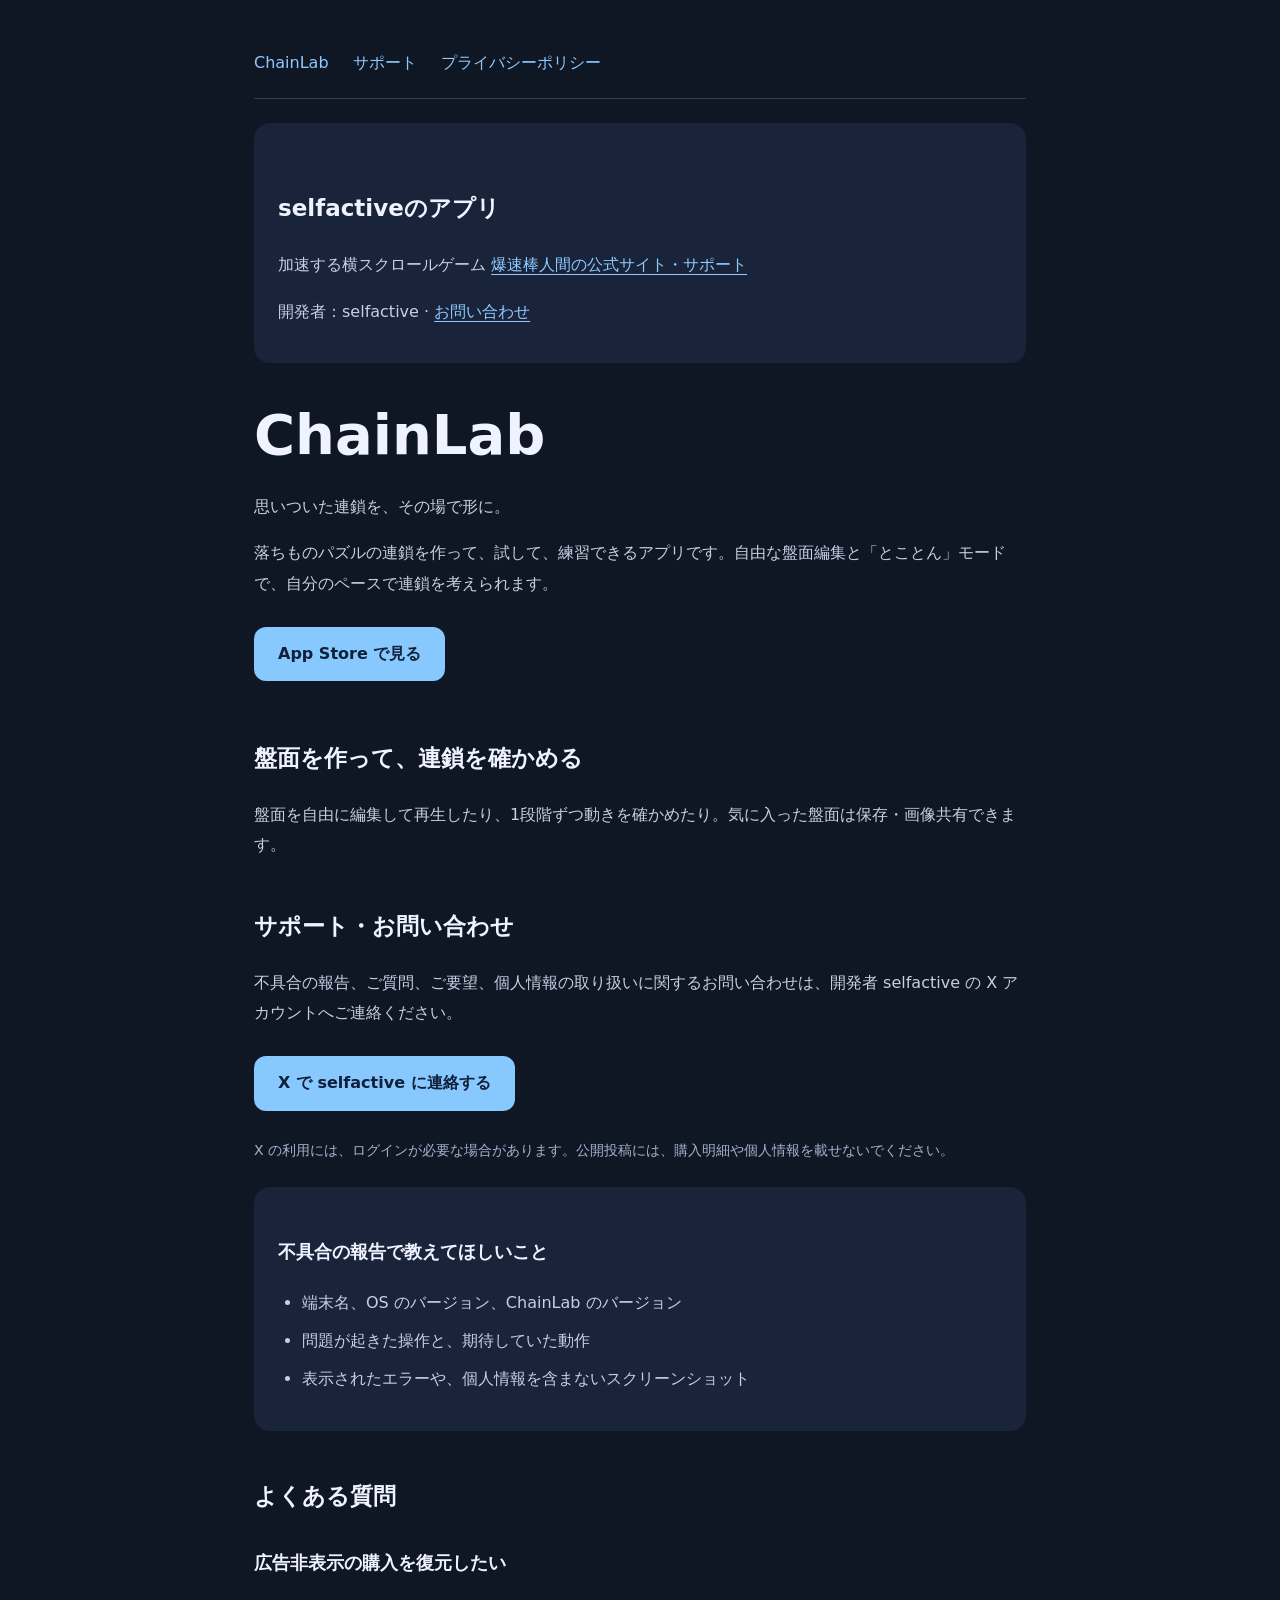
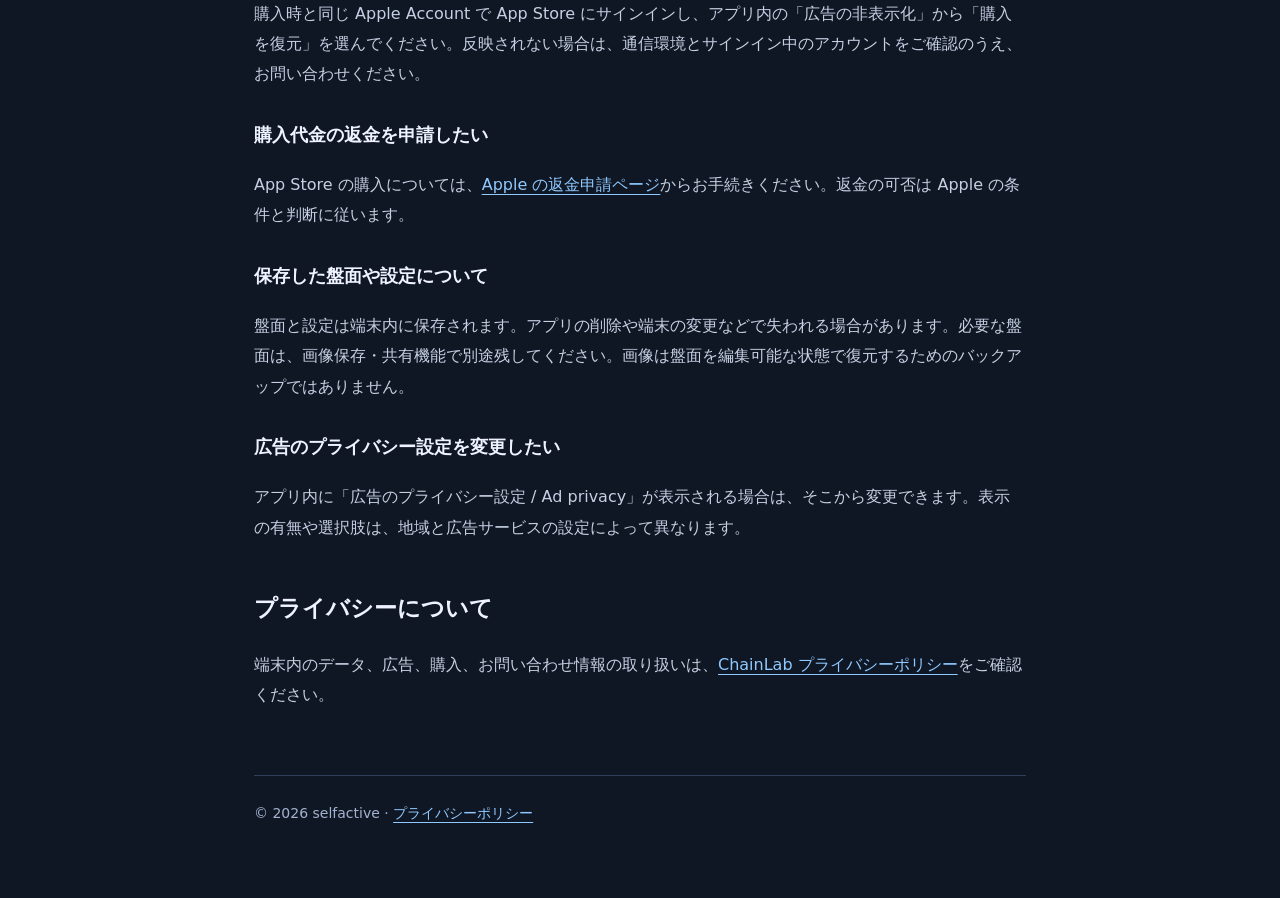
<file: index.html>
<!doctype html><html lang="ja"><head><meta charset="utf-8"><meta name="viewport" content="width=device-width, initial-scale=1"><title>ChainLab | サポート・公式サイト</title><meta name="description" content="ChainLab の公式サポート。お問い合わせ、購入の復元、保存データ、プライバシーについてご案内します。"><link rel="stylesheet" href="/style.css"></head><body><main><nav aria-label="メインナビゲーション"><a href="/">ChainLab</a><a href="/#support">サポート</a><a href="/privacy.html">プライバシーポリシー</a></nav><section class="card"><h2>selfactiveのアプリ</h2><p>加速する横スクロールゲーム <a href="/velocity-run/">爆速棒人間の公式サイト・サポート</a></p><p>開発者：selfactive · <a href="https://x.com/selfactive_jp">お問い合わせ</a></p></section><h1>ChainLab</h1><p>思いついた連鎖を、その場で形に。</p>
<p>落ちものパズルの連鎖を作って、試して、練習できるアプリです。自由な盤面編集と「とことん」モードで、自分のペースで連鎖を考えられます。</p>
<a class="button" href="https://apps.apple.com/us/app/chainlab/id6817415571">App Store で見る</a>
<h2>盤面を作って、連鎖を確かめる</h2><p>盤面を自由に編集して再生したり、1段階ずつ動きを確かめたり。気に入った盤面は保存・画像共有できます。</p>
<section id="support" aria-labelledby="support-title"><h2 id="support-title">サポート・お問い合わせ</h2>
<p>不具合の報告、ご質問、ご要望、個人情報の取り扱いに関するお問い合わせは、開発者 selfactive の X アカウントへご連絡ください。</p>
<a class="button" href="https://x.com/selfactive_jp">X で selfactive に連絡する</a>
<p class="muted">X の利用には、ログインが必要な場合があります。公開投稿には、購入明細や個人情報を載せないでください。</p>
<div class="card"><h3>不具合の報告で教えてほしいこと</h3><ul><li>端末名、OS のバージョン、ChainLab のバージョン</li><li>問題が起きた操作と、期待していた動作</li><li>表示されたエラーや、個人情報を含まないスクリーンショット</li></ul></div>
<h2>よくある質問</h2><h3>広告非表示の購入を復元したい</h3>
<p>購入時と同じ Apple Account で App Store にサインインし、アプリ内の「広告の非表示化」から「購入を復元」を選んでください。反映されない場合は、通信環境とサインイン中のアカウントをご確認のうえ、お問い合わせください。</p>
<h3>購入代金の返金を申請したい</h3><p>App Store の購入については、<a href="https://reportaproblem.apple.com/">Apple の返金申請ページ</a>からお手続きください。返金の可否は Apple の条件と判断に従います。</p>
<h3>保存した盤面や設定について</h3><p>盤面と設定は端末内に保存されます。アプリの削除や端末の変更などで失われる場合があります。必要な盤面は、画像保存・共有機能で別途残してください。画像は盤面を編集可能な状態で復元するためのバックアップではありません。</p>
<h3>広告のプライバシー設定を変更したい</h3><p>アプリ内に「広告のプライバシー設定 / Ad privacy」が表示される場合は、そこから変更できます。表示の有無や選択肢は、地域と広告サービスの設定によって異なります。</p></section>
<h2>プライバシーについて</h2><p>端末内のデータ、広告、購入、お問い合わせ情報の取り扱いは、<a href="/privacy.html">ChainLab プライバシーポリシー</a>をご確認ください。</p><footer>© 2026 selfactive · <a href="/privacy.html">プライバシーポリシー</a></footer></main></body></html>
</file>
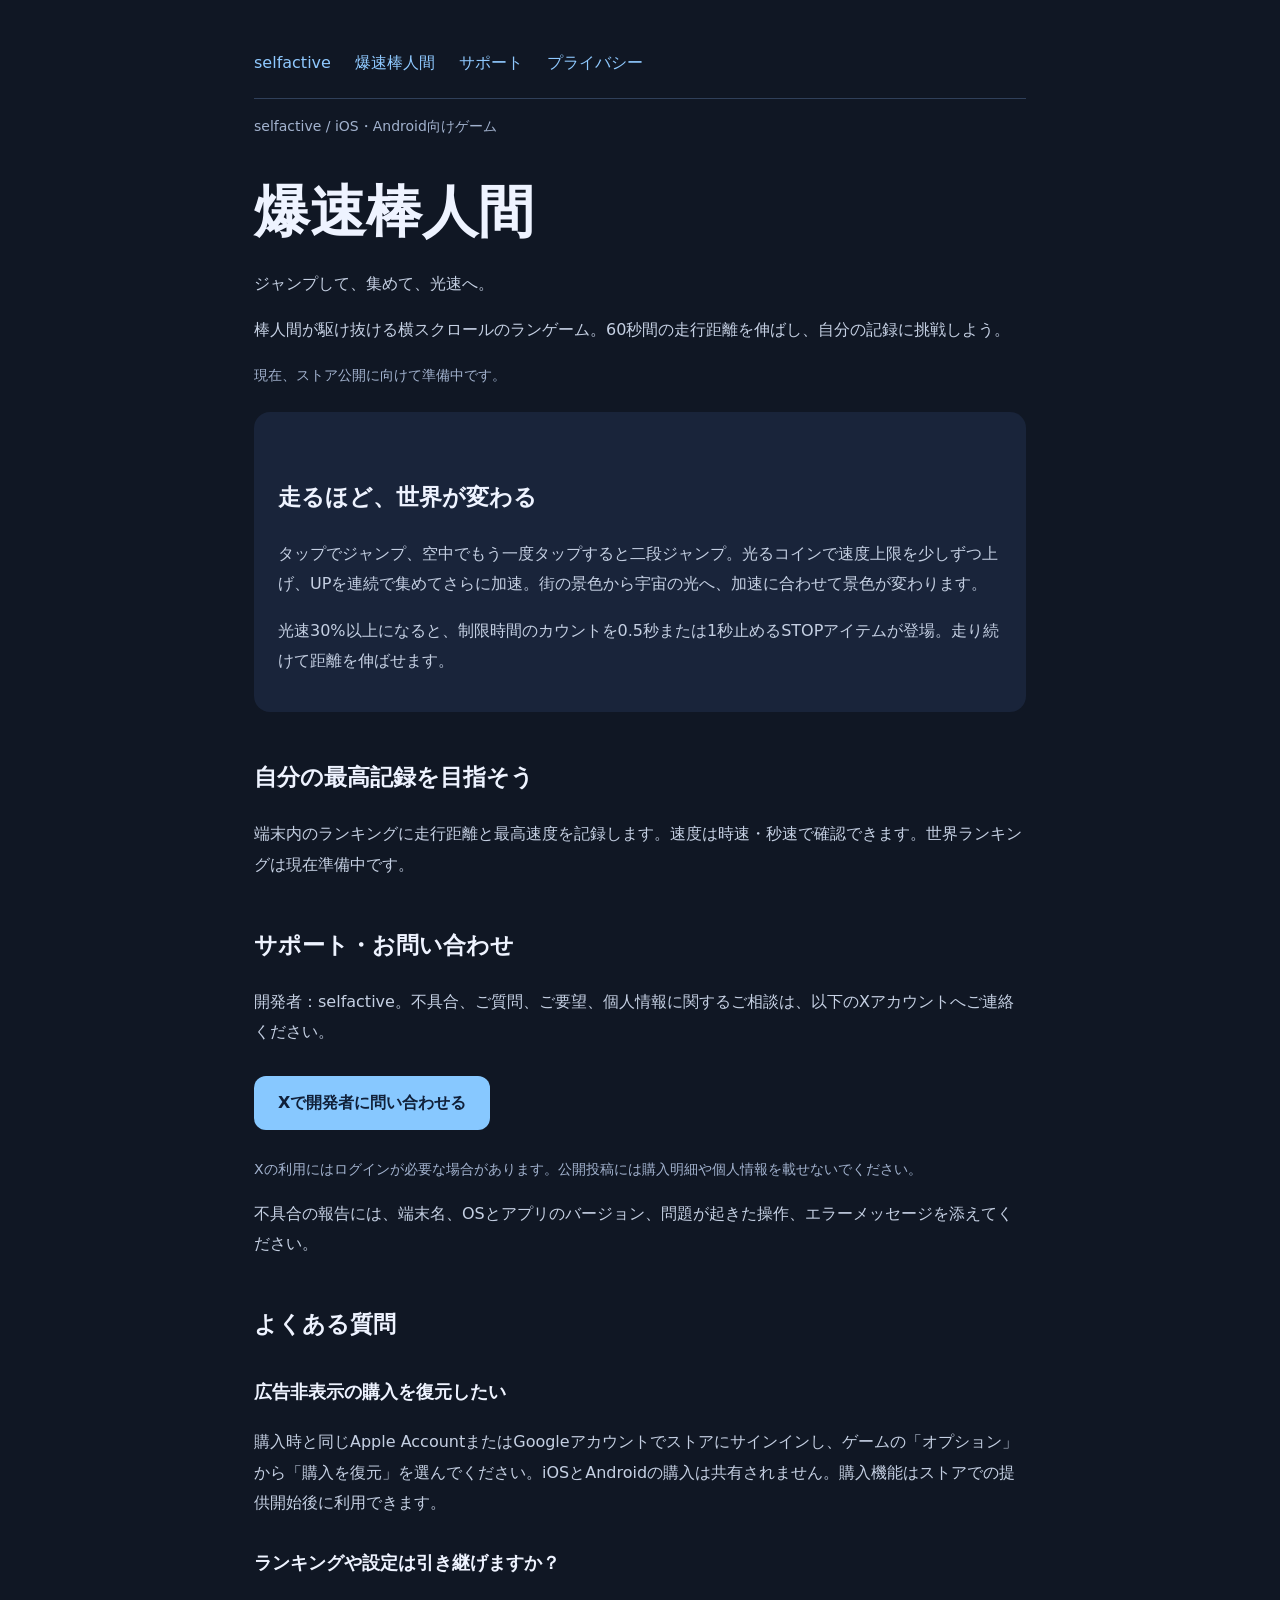
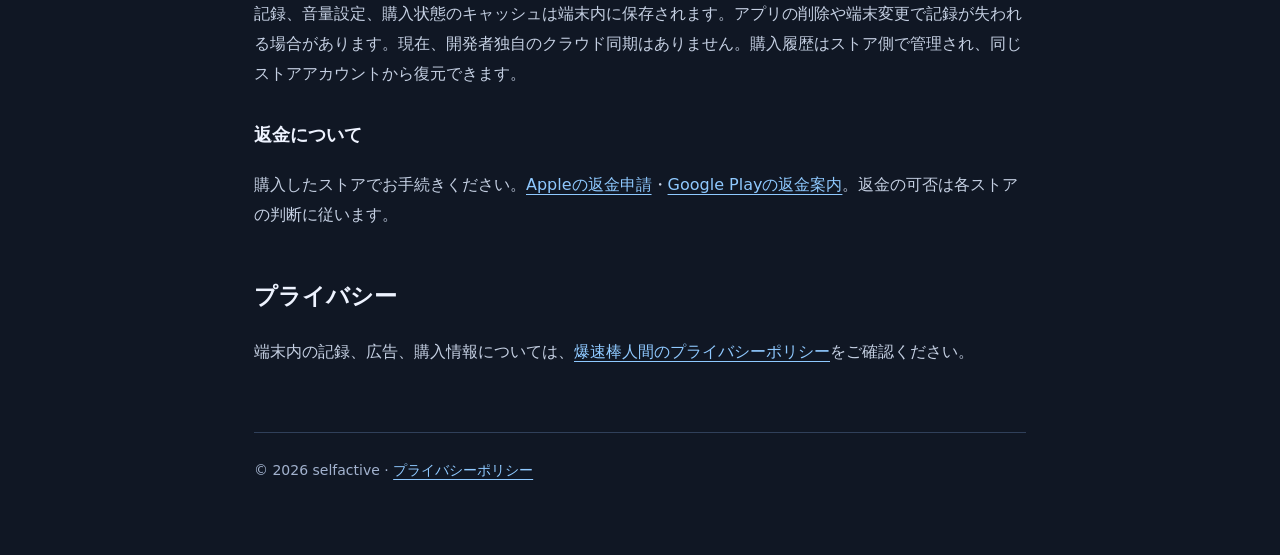
<file: velocity-run/index.html>
<!doctype html>
<html lang="ja"><head><meta charset="utf-8"><meta name="viewport" content="width=device-width, initial-scale=1"><title>爆速棒人間 | selfactive 公式サイト</title><meta name="description" content="爆速棒人間の公式サイト。横スクロールで加速するランゲームの紹介、サポート、購入の復元、プライバシーポリシー。"><link rel="stylesheet" href="/style.css"></head>
<body><main>
<nav aria-label="メインナビゲーション"><a href="/">selfactive</a><a href="/velocity-run/">爆速棒人間</a><a href="#support">サポート</a><a href="privacy.html">プライバシー</a></nav>
<p class="muted">selfactive / iOS・Android向けゲーム</p><h1>爆速棒人間</h1><p>ジャンプして、集めて、光速へ。</p><p>棒人間が駆け抜ける横スクロールのランゲーム。60秒間の走行距離を伸ばし、自分の記録に挑戦しよう。</p><p class="muted">現在、ストア公開に向けて準備中です。</p>
<div class="card"><h2>走るほど、世界が変わる</h2><p>タップでジャンプ、空中でもう一度タップすると二段ジャンプ。光るコインで速度上限を少しずつ上げ、UPを連続で集めてさらに加速。街の景色から宇宙の光へ、加速に合わせて景色が変わります。</p><p>光速30%以上になると、制限時間のカウントを0.5秒または1秒止めるSTOPアイテムが登場。走り続けて距離を伸ばせます。</p></div>
<h2>自分の最高記録を目指そう</h2><p>端末内のランキングに走行距離と最高速度を記録します。速度は時速・秒速で確認できます。世界ランキングは現在準備中です。</p>
<section id="support"><h2>サポート・お問い合わせ</h2><p>開発者：selfactive。不具合、ご質問、ご要望、個人情報に関するご相談は、以下のXアカウントへご連絡ください。</p><a class="button" href="https://x.com/selfactive_jp">Xで開発者に問い合わせる</a><p class="muted">Xの利用にはログインが必要な場合があります。公開投稿には購入明細や個人情報を載せないでください。</p><p>不具合の報告には、端末名、OSとアプリのバージョン、問題が起きた操作、エラーメッセージを添えてください。</p>
<h2>よくある質問</h2><h3>広告非表示の購入を復元したい</h3><p>購入時と同じApple AccountまたはGoogleアカウントでストアにサインインし、ゲームの「オプション」から「購入を復元」を選んでください。iOSとAndroidの購入は共有されません。購入機能はストアでの提供開始後に利用できます。</p><h3>ランキングや設定は引き継げますか？</h3><p>記録、音量設定、購入状態のキャッシュは端末内に保存されます。アプリの削除や端末変更で記録が失われる場合があります。現在、開発者独自のクラウド同期はありません。購入履歴はストア側で管理され、同じストアアカウントから復元できます。</p><h3>返金について</h3><p>購入したストアでお手続きください。<a href="https://reportaproblem.apple.com/">Appleの返金申請</a>・<a href="https://support.google.com/googleplay/answer/2479637?hl=ja">Google Playの返金案内</a>。返金の可否は各ストアの判断に従います。</p></section>
<h2>プライバシー</h2><p>端末内の記録、広告、購入情報については、<a href="privacy.html">爆速棒人間のプライバシーポリシー</a>をご確認ください。</p><footer>© 2026 selfactive · <a href="privacy.html">プライバシーポリシー</a></footer>
</main></body></html>
</file>
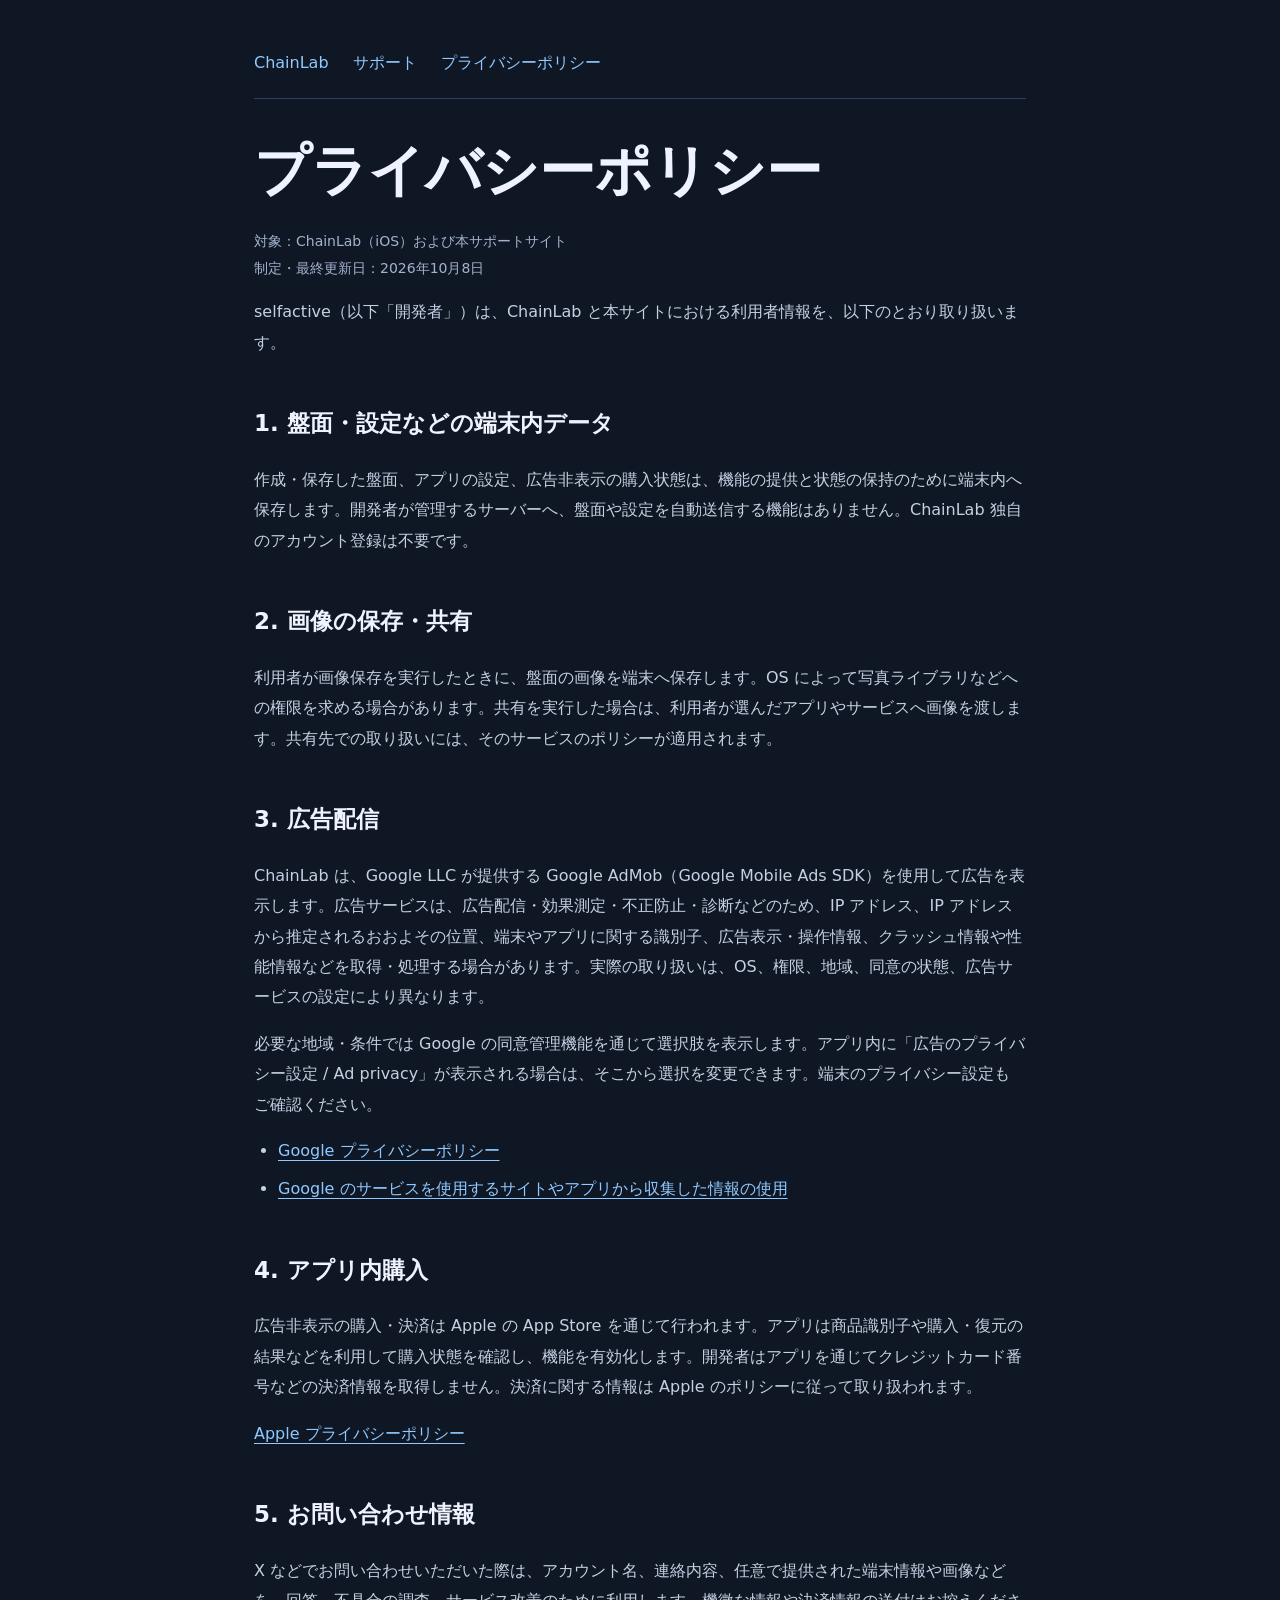
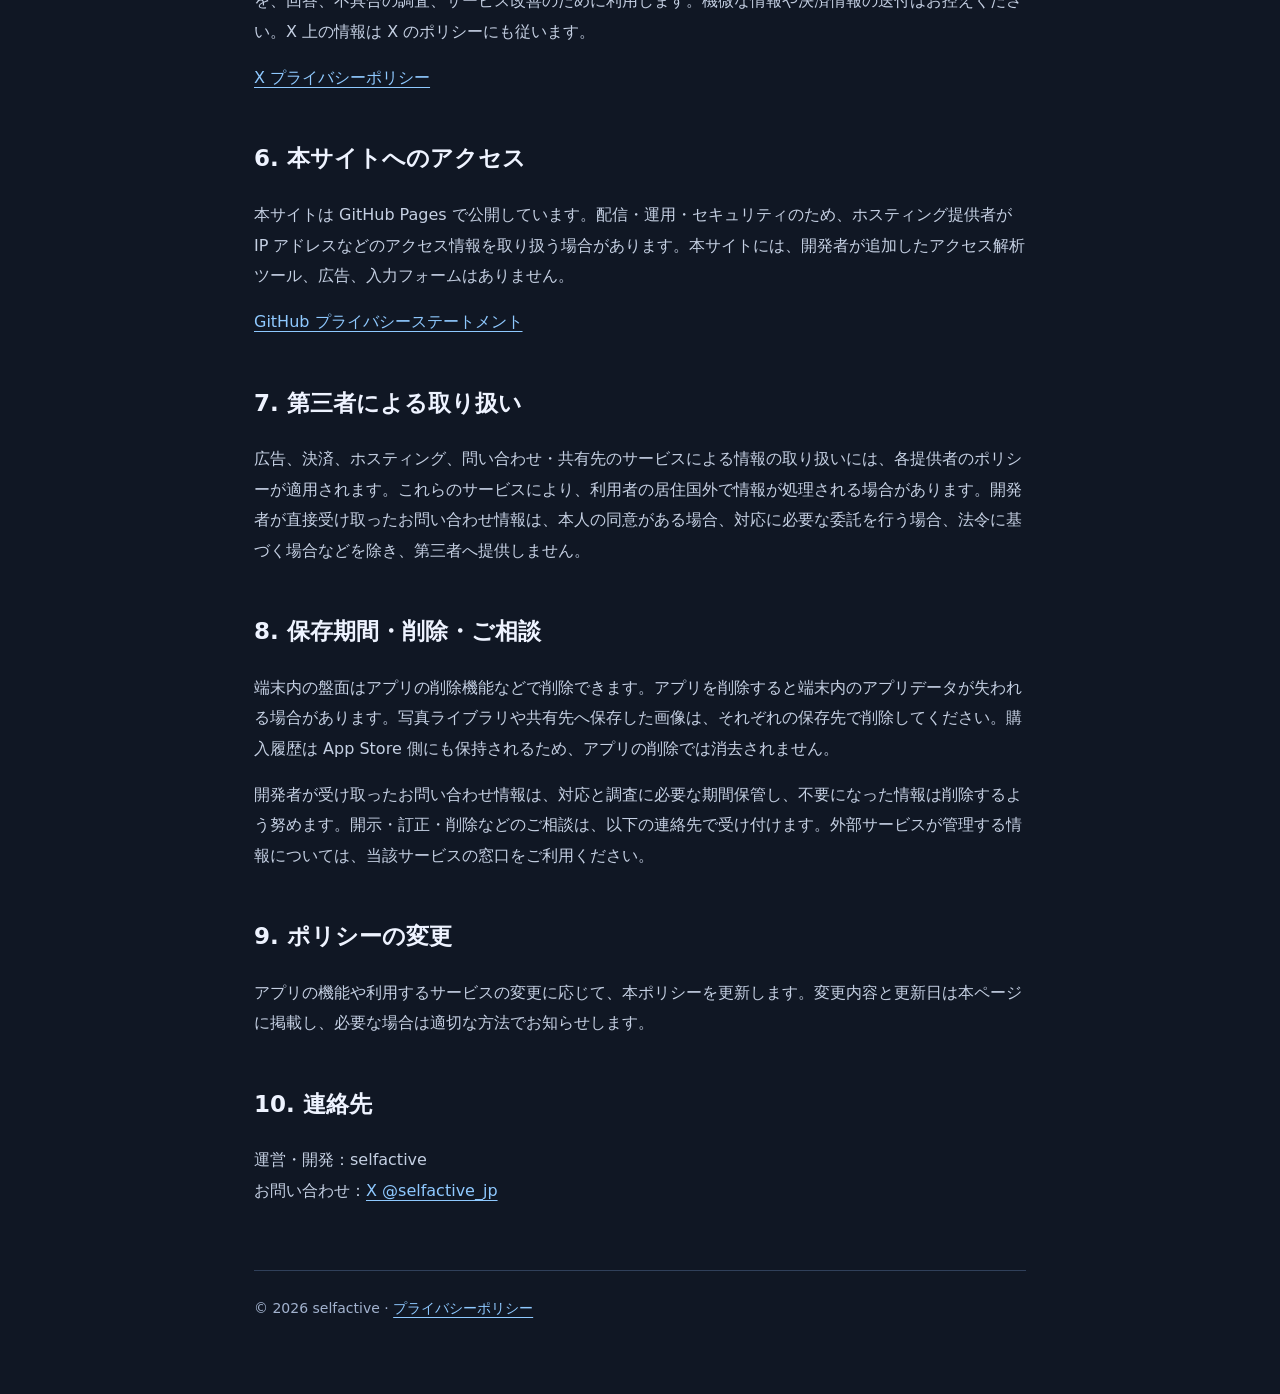
<file: privacy.html>
<!doctype html><html lang="ja"><head><meta charset="utf-8"><meta name="viewport" content="width=device-width, initial-scale=1"><title>プライバシーポリシー | ChainLab</title><meta name="description" content="ChainLab の端末内データ、広告、アプリ内購入、お問い合わせ情報の取り扱いについて。"><link rel="stylesheet" href="/style.css"></head><body><main><nav aria-label="メインナビゲーション"><a href="/">ChainLab</a><a href="/#support">サポート</a><a href="/privacy.html">プライバシーポリシー</a></nav><h1>プライバシーポリシー</h1>
<p class="muted">対象：ChainLab（iOS）および本サポートサイト<br>制定・最終更新日：2026年10月8日</p>
<p>selfactive（以下「開発者」）は、ChainLab と本サイトにおける利用者情報を、以下のとおり取り扱います。</p>
<h2>1. 盤面・設定などの端末内データ</h2>
<p>作成・保存した盤面、アプリの設定、広告非表示の購入状態は、機能の提供と状態の保持のために端末内へ保存します。開発者が管理するサーバーへ、盤面や設定を自動送信する機能はありません。ChainLab 独自のアカウント登録は不要です。</p>
<h2>2. 画像の保存・共有</h2>
<p>利用者が画像保存を実行したときに、盤面の画像を端末へ保存します。OS によって写真ライブラリなどへの権限を求める場合があります。共有を実行した場合は、利用者が選んだアプリやサービスへ画像を渡します。共有先での取り扱いには、そのサービスのポリシーが適用されます。</p>
<h2>3. 広告配信</h2>
<p>ChainLab は、Google LLC が提供する Google AdMob（Google Mobile Ads SDK）を使用して広告を表示します。広告サービスは、広告配信・効果測定・不正防止・診断などのため、IP アドレス、IP アドレスから推定されるおおよその位置、端末やアプリに関する識別子、広告表示・操作情報、クラッシュ情報や性能情報などを取得・処理する場合があります。実際の取り扱いは、OS、権限、地域、同意の状態、広告サービスの設定により異なります。</p>
<p>必要な地域・条件では Google の同意管理機能を通じて選択肢を表示します。アプリ内に「広告のプライバシー設定 / Ad privacy」が表示される場合は、そこから選択を変更できます。端末のプライバシー設定もご確認ください。</p>
<ul><li><a href="https://policies.google.com/privacy?hl=ja">Google プライバシーポリシー</a></li><li><a href="https://policies.google.com/technologies/partner-sites?hl=ja">Google のサービスを使用するサイトやアプリから収集した情報の使用</a></li></ul>
<h2>4. アプリ内購入</h2>
<p>広告非表示の購入・決済は Apple の App Store を通じて行われます。アプリは商品識別子や購入・復元の結果などを利用して購入状態を確認し、機能を有効化します。開発者はアプリを通じてクレジットカード番号などの決済情報を取得しません。決済に関する情報は Apple のポリシーに従って取り扱われます。</p>
<p><a href="https://www.apple.com/legal/privacy/jp/">Apple プライバシーポリシー</a></p>
<h2>5. お問い合わせ情報</h2>
<p>X などでお問い合わせいただいた際は、アカウント名、連絡内容、任意で提供された端末情報や画像などを、回答、不具合の調査、サービス改善のために利用します。機微な情報や決済情報の送付はお控えください。X 上の情報は X のポリシーにも従います。</p>
<p><a href="https://x.com/ja/privacy">X プライバシーポリシー</a></p>
<h2>6. 本サイトへのアクセス</h2>
<p>本サイトは GitHub Pages で公開しています。配信・運用・セキュリティのため、ホスティング提供者が IP アドレスなどのアクセス情報を取り扱う場合があります。本サイトには、開発者が追加したアクセス解析ツール、広告、入力フォームはありません。</p>
<p><a href="https://docs.github.com/en/site-policy/privacy-policies/github-general-privacy-statement">GitHub プライバシーステートメント</a></p>
<h2>7. 第三者による取り扱い</h2>
<p>広告、決済、ホスティング、問い合わせ・共有先のサービスによる情報の取り扱いには、各提供者のポリシーが適用されます。これらのサービスにより、利用者の居住国外で情報が処理される場合があります。開発者が直接受け取ったお問い合わせ情報は、本人の同意がある場合、対応に必要な委託を行う場合、法令に基づく場合などを除き、第三者へ提供しません。</p>
<h2>8. 保存期間・削除・ご相談</h2>
<p>端末内の盤面はアプリの削除機能などで削除できます。アプリを削除すると端末内のアプリデータが失われる場合があります。写真ライブラリや共有先へ保存した画像は、それぞれの保存先で削除してください。購入履歴は App Store 側にも保持されるため、アプリの削除では消去されません。</p>
<p>開発者が受け取ったお問い合わせ情報は、対応と調査に必要な期間保管し、不要になった情報は削除するよう努めます。開示・訂正・削除などのご相談は、以下の連絡先で受け付けます。外部サービスが管理する情報については、当該サービスの窓口をご利用ください。</p>
<h2>9. ポリシーの変更</h2>
<p>アプリの機能や利用するサービスの変更に応じて、本ポリシーを更新します。変更内容と更新日は本ページに掲載し、必要な場合は適切な方法でお知らせします。</p>
<h2>10. 連絡先</h2>
<p>運営・開発：selfactive<br>お問い合わせ：<a href="https://x.com/selfactive_jp">X @selfactive_jp</a></p><footer>© 2026 selfactive · <a href="/privacy.html">プライバシーポリシー</a></footer></main></body></html>
</file>
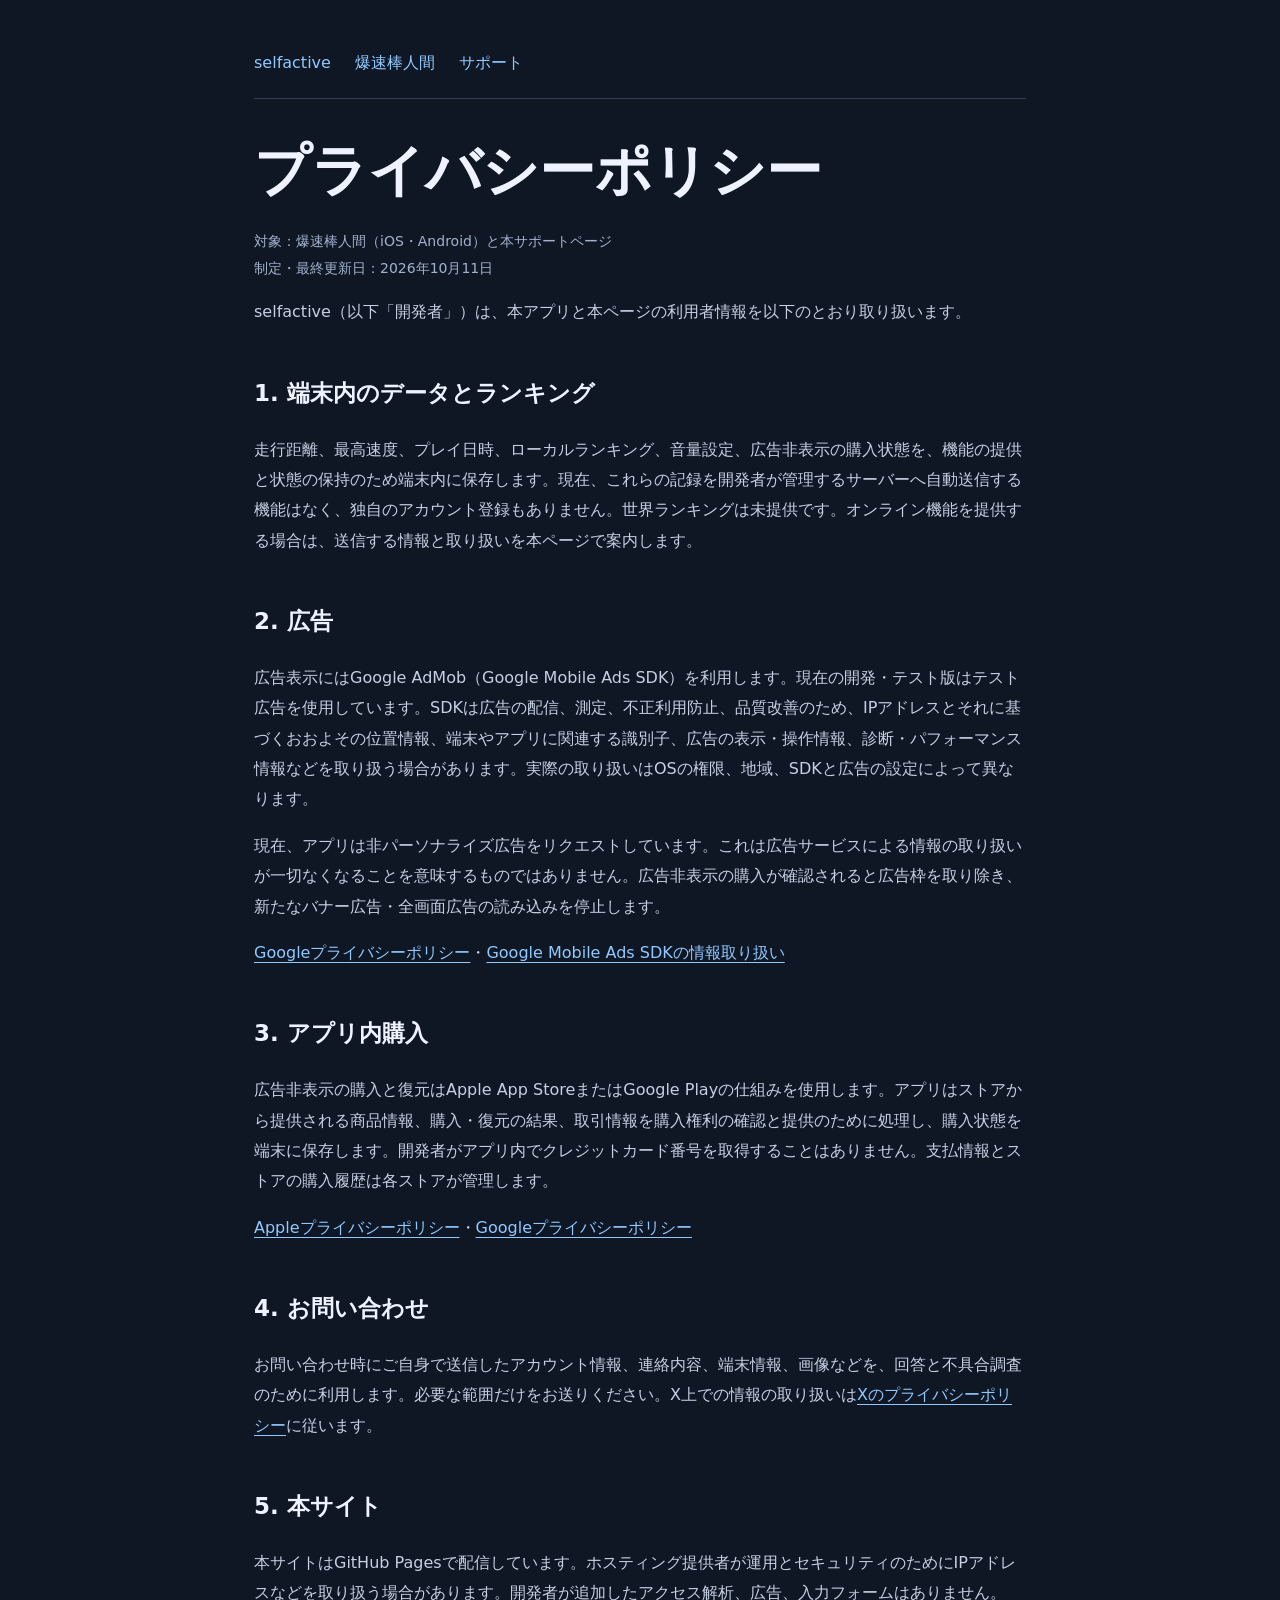
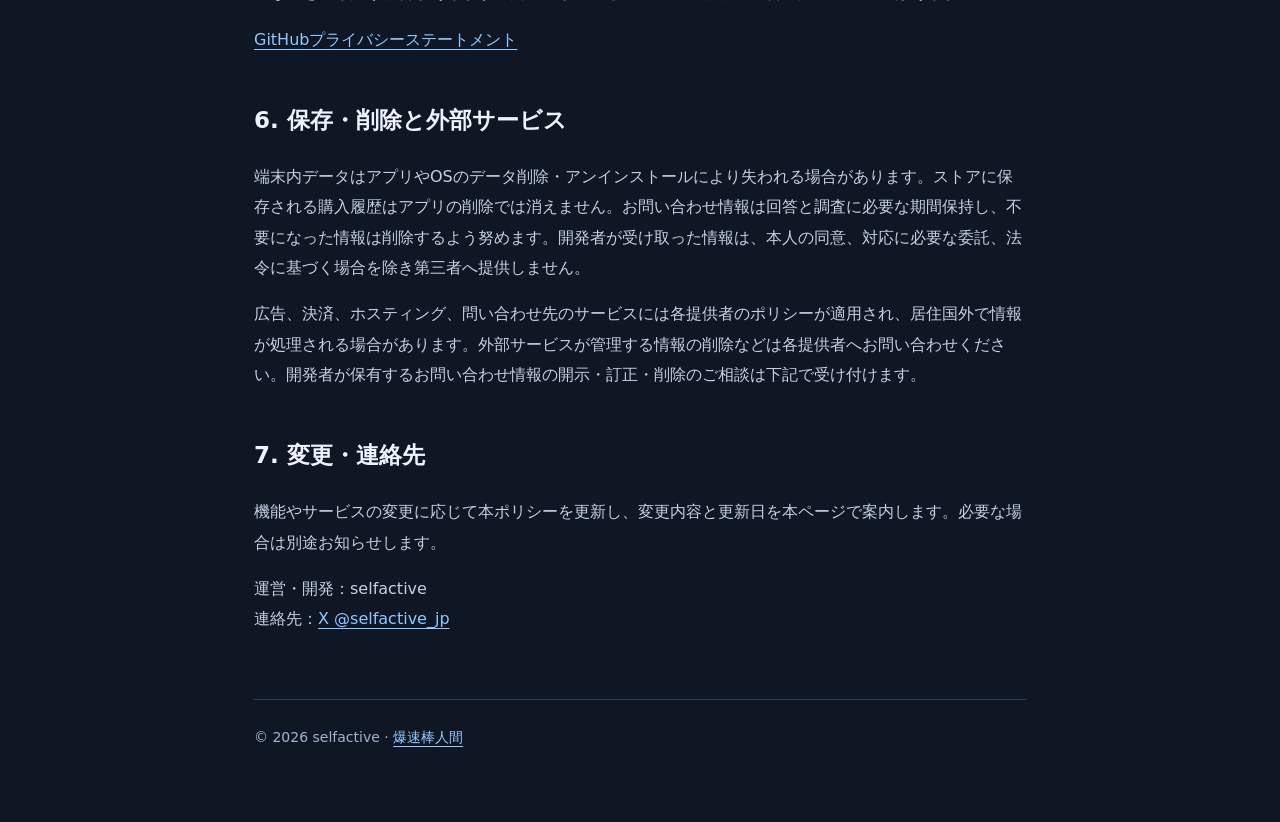
<file: velocity-run/privacy.html>
<!doctype html>
<html lang="ja"><head><meta charset="utf-8"><meta name="viewport" content="width=device-width, initial-scale=1"><title>プライバシーポリシー | 爆速棒人間</title><meta name="description" content="爆速棒人間の記録、広告、アプリ内購入、お問い合わせ情報の取り扱い。"><link rel="stylesheet" href="/style.css"></head><body><main>
<nav aria-label="メインナビゲーション"><a href="/">selfactive</a><a href="/velocity-run/">爆速棒人間</a><a href="/velocity-run/#support">サポート</a></nav><h1>プライバシーポリシー</h1><p class="muted">対象：爆速棒人間（iOS・Android）と本サポートページ<br>制定・最終更新日：2026年10月11日</p><p>selfactive（以下「開発者」）は、本アプリと本ページの利用者情報を以下のとおり取り扱います。</p>
<h2>1. 端末内のデータとランキング</h2><p>走行距離、最高速度、プレイ日時、ローカルランキング、音量設定、広告非表示の購入状態を、機能の提供と状態の保持のため端末内に保存します。現在、これらの記録を開発者が管理するサーバーへ自動送信する機能はなく、独自のアカウント登録もありません。世界ランキングは未提供です。オンライン機能を提供する場合は、送信する情報と取り扱いを本ページで案内します。</p>
<h2>2. 広告</h2><p>広告表示にはGoogle AdMob（Google Mobile Ads SDK）を利用します。現在の開発・テスト版はテスト広告を使用しています。SDKは広告の配信、測定、不正利用防止、品質改善のため、IPアドレスとそれに基づくおおよその位置情報、端末やアプリに関連する識別子、広告の表示・操作情報、診断・パフォーマンス情報などを取り扱う場合があります。実際の取り扱いはOSの権限、地域、SDKと広告の設定によって異なります。</p><p>現在、アプリは非パーソナライズ広告をリクエストしています。これは広告サービスによる情報の取り扱いが一切なくなることを意味するものではありません。広告非表示の購入が確認されると広告枠を取り除き、新たなバナー広告・全画面広告の読み込みを停止します。</p><p><a href="https://policies.google.com/privacy?hl=ja">Googleプライバシーポリシー</a>・<a href="https://developers.google.com/admob/ios/privacy/data-disclosure">Google Mobile Ads SDKの情報取り扱い</a></p>
<h2>3. アプリ内購入</h2><p>広告非表示の購入と復元はApple App StoreまたはGoogle Playの仕組みを使用します。アプリはストアから提供される商品情報、購入・復元の結果、取引情報を購入権利の確認と提供のために処理し、購入状態を端末に保存します。開発者がアプリ内でクレジットカード番号を取得することはありません。支払情報とストアの購入履歴は各ストアが管理します。</p><p><a href="https://www.apple.com/jp/legal/privacy/">Appleプライバシーポリシー</a>・<a href="https://policies.google.com/privacy?hl=ja">Googleプライバシーポリシー</a></p>
<h2>4. お問い合わせ</h2><p>お問い合わせ時にご自身で送信したアカウント情報、連絡内容、端末情報、画像などを、回答と不具合調査のために利用します。必要な範囲だけをお送りください。X上での情報の取り扱いは<a href="https://x.com/ja/privacy">Xのプライバシーポリシー</a>に従います。</p>
<h2>5. 本サイト</h2><p>本サイトはGitHub Pagesで配信しています。ホスティング提供者が運用とセキュリティのためにIPアドレスなどを取り扱う場合があります。開発者が追加したアクセス解析、広告、入力フォームはありません。</p><p><a href="https://docs.github.com/en/site-policy/privacy-policies/github-general-privacy-statement">GitHubプライバシーステートメント</a></p>
<h2>6. 保存・削除と外部サービス</h2><p>端末内データはアプリやOSのデータ削除・アンインストールにより失われる場合があります。ストアに保存される購入履歴はアプリの削除では消えません。お問い合わせ情報は回答と調査に必要な期間保持し、不要になった情報は削除するよう努めます。開発者が受け取った情報は、本人の同意、対応に必要な委託、法令に基づく場合を除き第三者へ提供しません。</p><p>広告、決済、ホスティング、問い合わせ先のサービスには各提供者のポリシーが適用され、居住国外で情報が処理される場合があります。外部サービスが管理する情報の削除などは各提供者へお問い合わせください。開発者が保有するお問い合わせ情報の開示・訂正・削除のご相談は下記で受け付けます。</p>
<h2>7. 変更・連絡先</h2><p>機能やサービスの変更に応じて本ポリシーを更新し、変更内容と更新日を本ページで案内します。必要な場合は別途お知らせします。</p><p>運営・開発：selfactive<br>連絡先：<a href="https://x.com/selfactive_jp">X @selfactive_jp</a></p><footer>© 2026 selfactive · <a href="/velocity-run/">爆速棒人間</a></footer>
</main></body></html>
</file>
<file: style.css>
:root{color-scheme:dark}*{box-sizing:border-box}body{margin:0;background:#101724;color:#eef3ff;font-family:system-ui,-apple-system,sans-serif;line-height:1.9}main{max-width:820px;margin:auto;padding:48px 24px 72px}nav{display:flex;flex-wrap:wrap;gap:12px 24px;border-bottom:1px solid #30405a;padding-bottom:20px}nav a{text-decoration:none}h1{font-size:clamp(32px,7vw,56px);line-height:1.3;margin:36px 0 20px}h2{font-size:23px;margin-top:44px}h3{font-size:18px;margin-top:28px}p,li{color:#c5d0e3}a{color:#8fc9ff;text-underline-offset:4px}a:focus-visible{outline:3px solid #fbd26d;outline-offset:5px}.button{display:inline-block;background:#87c8ff;color:#102039;text-decoration:none;padding:12px 24px;border-radius:12px;font-weight:700;margin:12px 0}.muted,footer{color:#a2b2ce;font-size:14px}footer{margin-top:64px;border-top:1px solid #30405a;padding-top:24px}.card{background:#19243a;padding:20px 24px;border-radius:16px;margin:24px 0}li{margin-bottom:8px}ul,ol{padding-left:24px}html{scroll-behavior:smooth}@media(prefers-reduced-motion:reduce){html{scroll-behavior:auto}}
</file>
